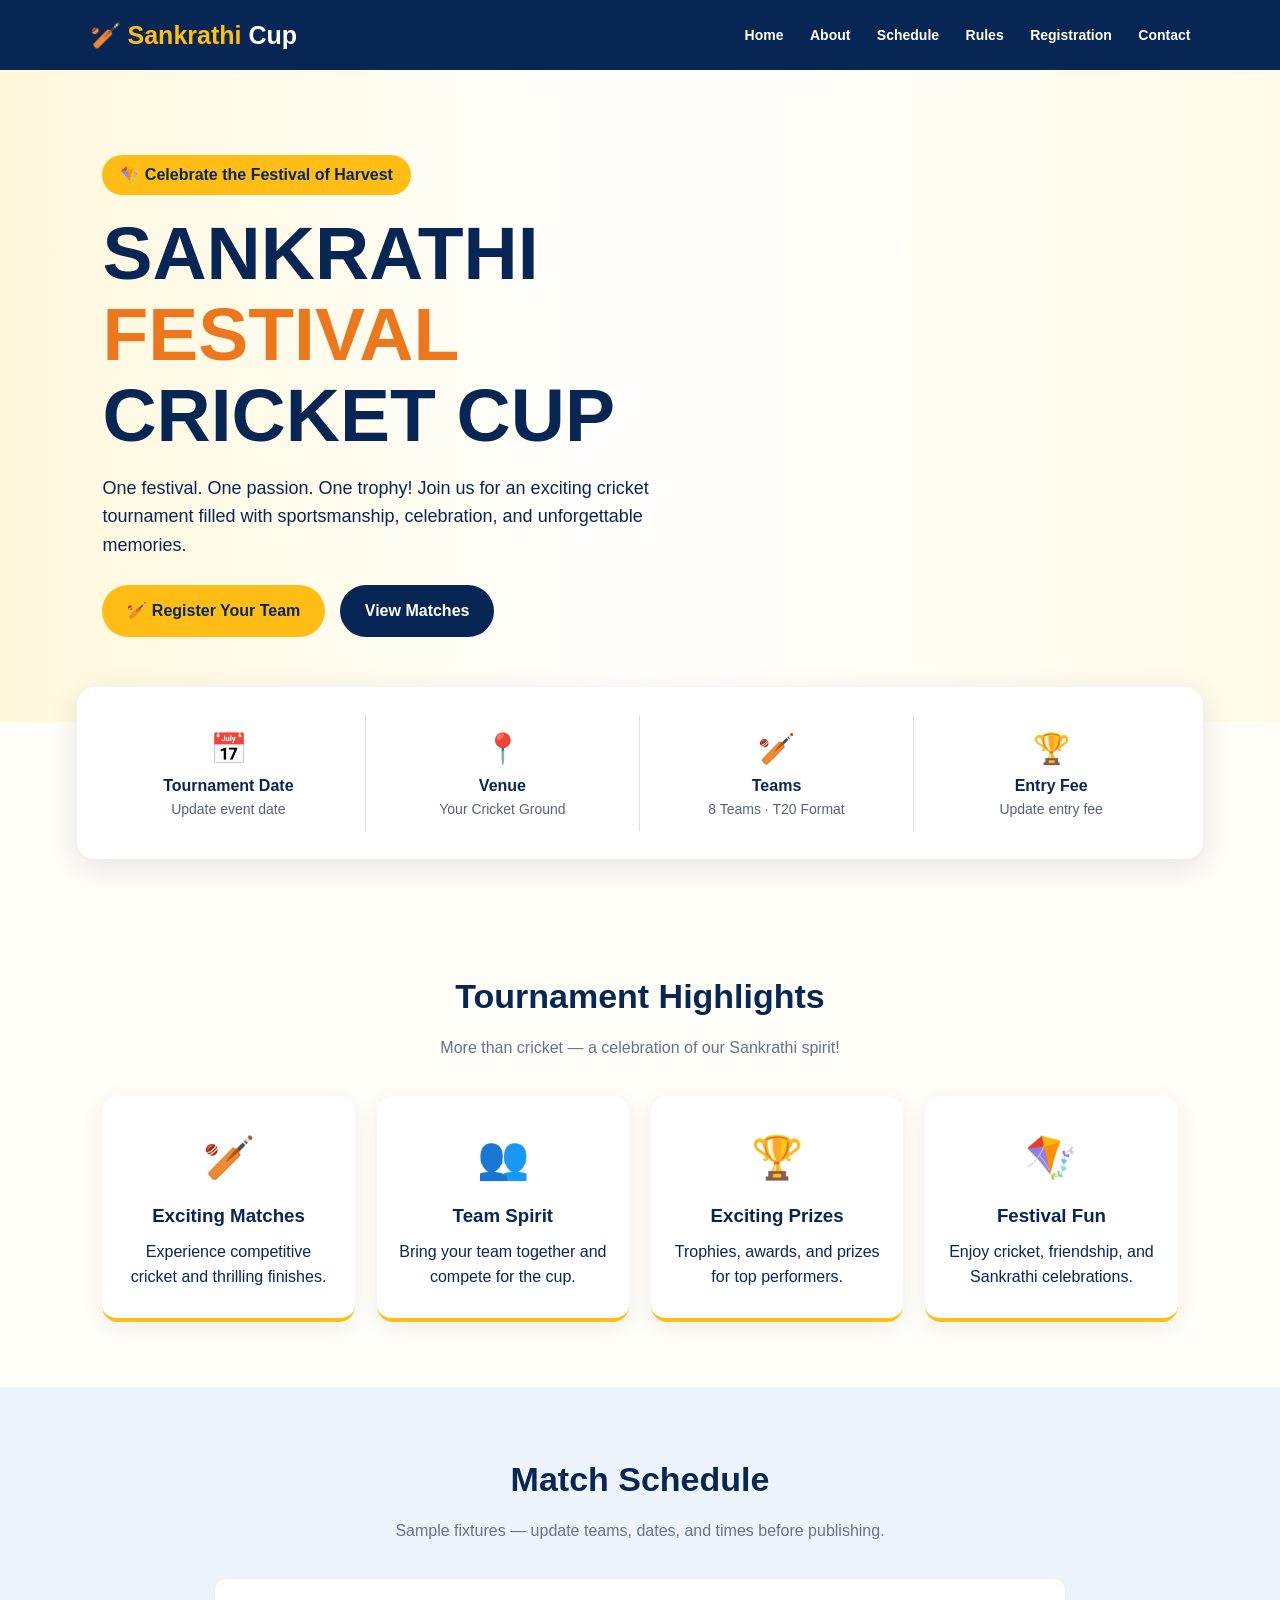
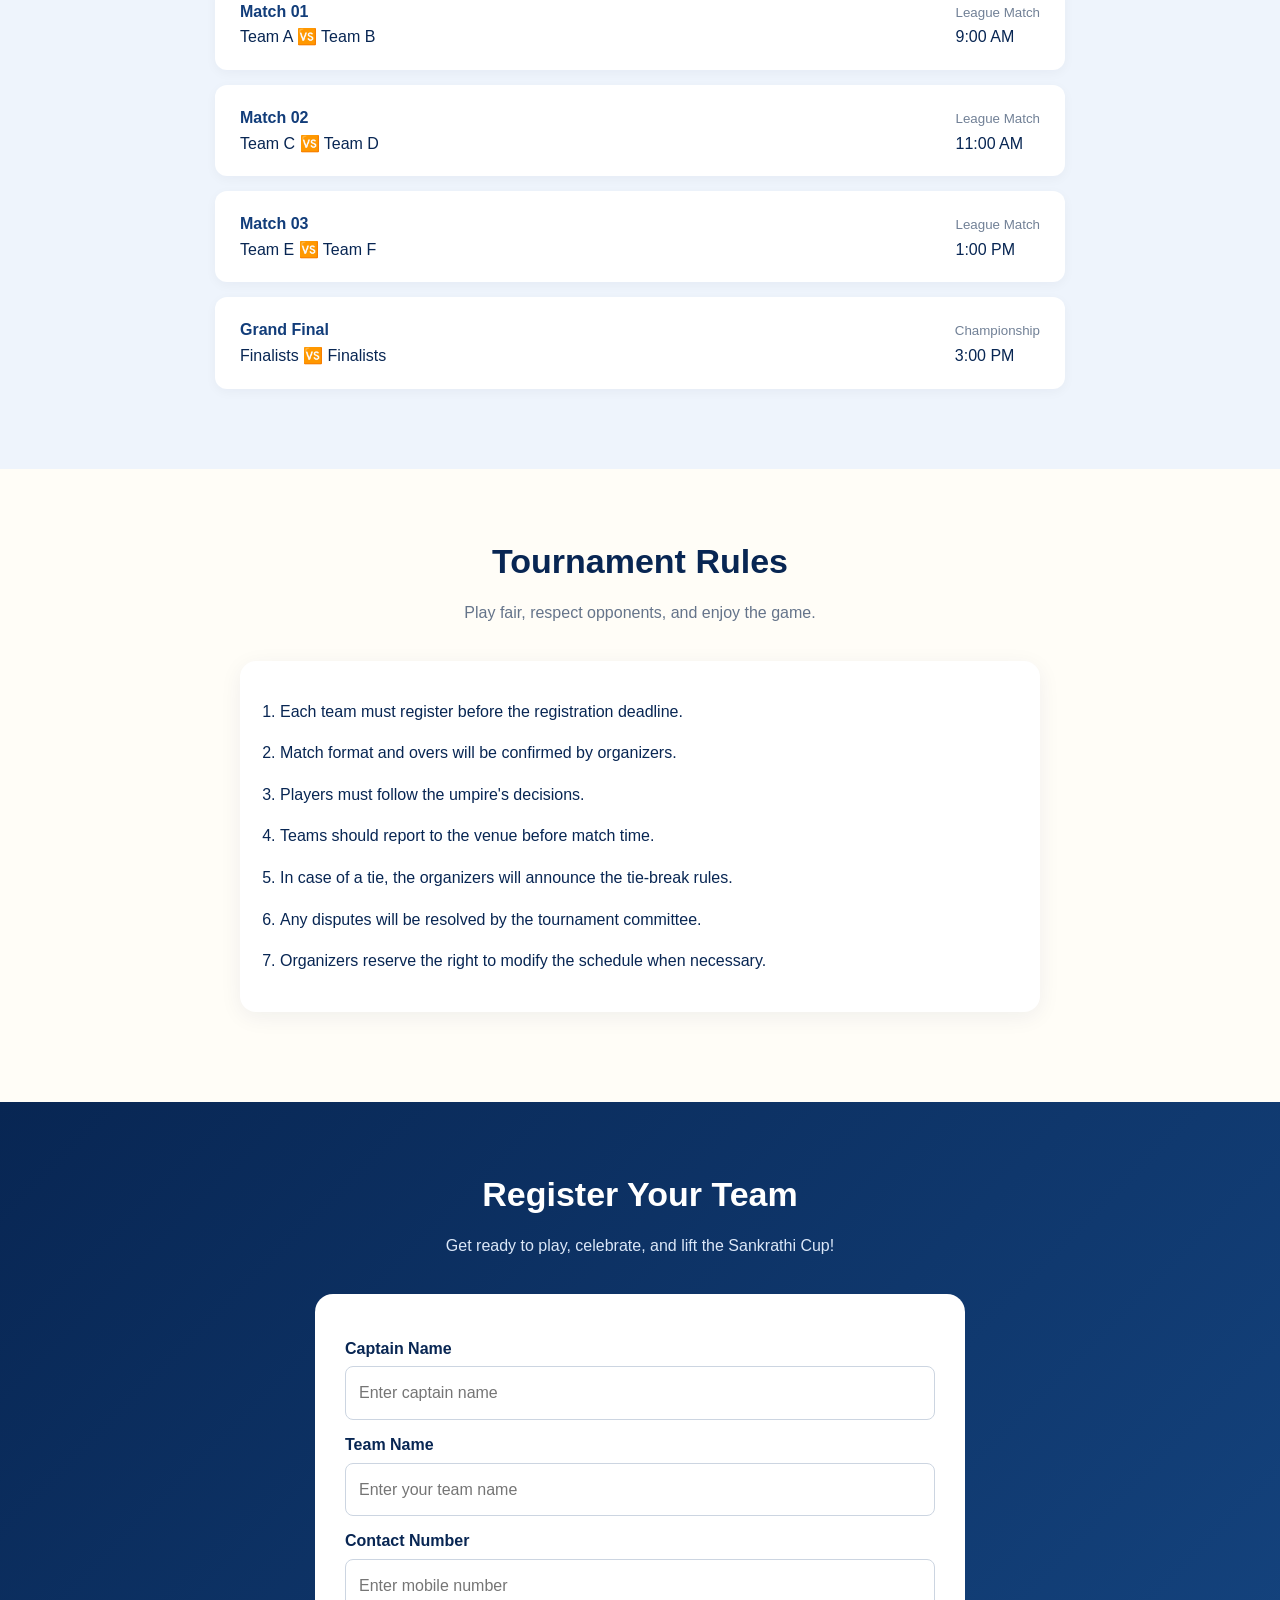
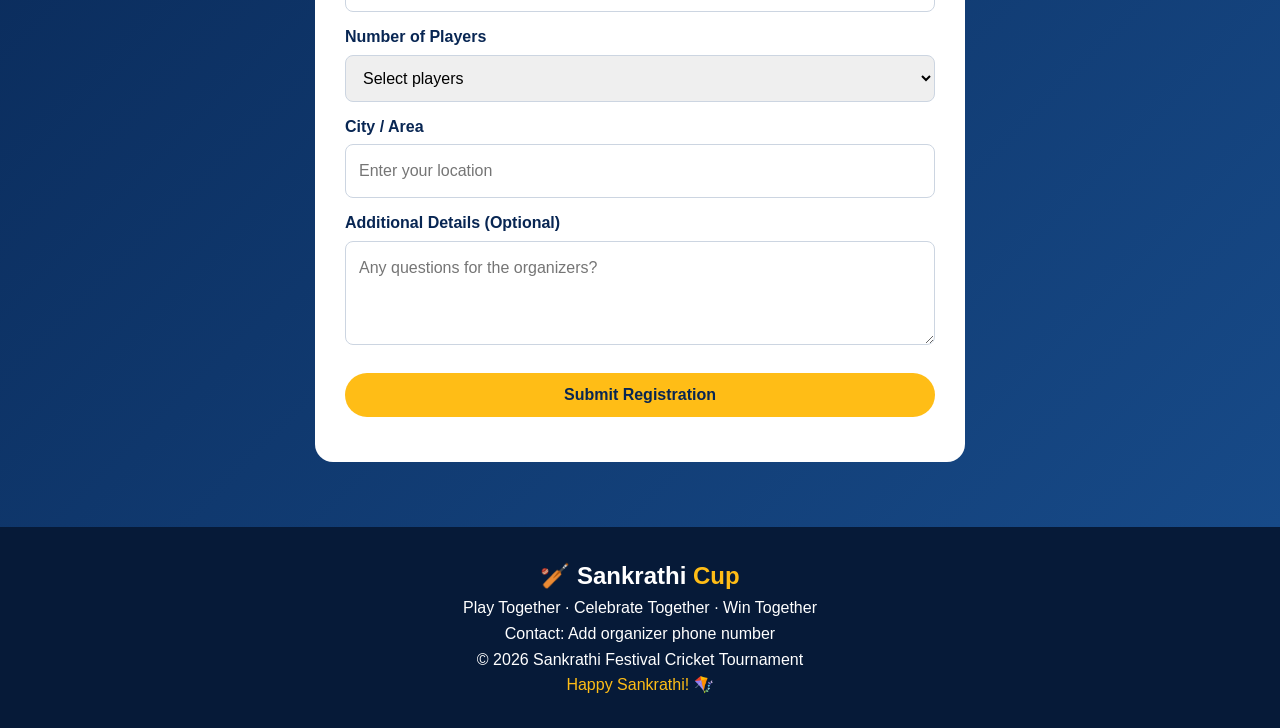
<file: cricket.html>
<!DOCTYPE html>
<html lang="en">
<head>
<meta charset="UTF-8">
<meta name="viewport" content="width=device-width, initial-scale=1.0">

<title>Sankrathi Cup | Cricket Tournament</title>

<style>
* {
    margin: 0;
    padding: 0;
    box-sizing: border-box;
    scroll-behavior: smooth;
}

:root {
    --navy: #082653;
    --blue: #123d7a;
    --gold: #ffbd16;
    --orange: #f47721;
    --white: #ffffff;
}

body {
    font-family: Arial, Helvetica, sans-serif;
    color: var(--navy);
    background: #fffdf7;
    line-height: 1.6;
}

header {
    background: var(--navy);
    color: white;
    padding: 15px 7%;
    display: flex;
    justify-content: space-between;
    align-items: center;
    position: sticky;
    top: 0;
    z-index: 100;
}

.logo {
    font-size: 25px;
    font-weight: bold;
    color: var(--gold);
}

.logo span {
    color: white;
}

nav a {
    color: white;
    text-decoration: none;
    margin-left: 22px;
    font-weight: bold;
    font-size: 14px;
}

nav a:hover {
    color: var(--gold);
}

.hero {
    min-height: 550px;
    padding: 85px 8%;
    display: flex;
    align-items: center;
    background:
      linear-gradient(90deg,
      rgba(255,248,220,.96),
      rgba(255,255,255,.77),
      rgba(255,246,210,.4)),
      url("https://images.unsplash.com/photo-1531415074968-036ba1b575da?auto=format&fit=crop&w=1800&q=85")
      center/cover;
}

.hero-content {
    max-width: 700px;
}

.tag {
    display: inline-block;
    background: var(--gold);
    padding: 7px 18px;
    border-radius: 30px;
    font-weight: bold;
    margin-bottom: 18px;
}

.hero h1 {
    font-size: clamp(42px, 7vw, 75px);
    line-height: 1.08;
    margin-bottom: 18px;
    color: var(--navy);
}

.hero h1 span {
    color: #ed771d;
}

.hero p {
    font-size: 18px;
    margin-bottom: 25px;
    max-width: 550px;
}

.btn {
    display: inline-block;
    background: var(--gold);
    color: var(--navy);
    padding: 13px 25px;
    border-radius: 30px;
    text-decoration: none;
    font-weight: bold;
    border: none;
    cursor: pointer;
    transition: .25s;
}

.btn:hover {
    background: var(--orange);
    color: white;
    transform: translateY(-2px);
}

.btn-outline {
    background: var(--navy);
    color: white;
    margin-left: 10px;
}

.details {
    margin: -35px auto 45px;
    width: 88%;
    position: relative;
    display: grid;
    grid-template-columns: repeat(4, 1fr);
    background: white;
    box-shadow: 0 8px 30px #001b3a1c;
    border-radius: 18px;
    padding: 28px 15px;
}

.detail {
    text-align: center;
    padding: 10px;
    border-right: 1px solid #ddd;
}

.detail:last-child {
    border-right: none;
}

.detail .emoji {
    font-size: 30px;
}

.detail h3 {
    font-size: 16px;
}

.detail p {
    font-size: 14px;
    color: #53647b;
}

section {
    padding: 65px 8%;
    scroll-margin-top: 75px;
}

.section-title {
    text-align: center;
    font-size: 34px;
    margin-bottom: 12px;
}

.section-subtitle {
    text-align: center;
    color: #65748a;
    margin-bottom: 35px;
}

.highlights {
    display: grid;
    grid-template-columns: repeat(4, 1fr);
    gap: 22px;
    margin-top: 35px;
}

.card {
    background: white;
    border-radius: 16px;
    padding: 28px 20px;
    box-shadow: 0 5px 22px #08265310;
    text-align: center;
    border-bottom: 4px solid var(--gold);
    transition: .25s;
}

.card:hover {
    transform: translateY(-6px);
    box-shadow: 0 12px 30px #08265320;
}

.card .emoji {
    font-size: 42px;
    margin-bottom: 10px;
}

.card h3 {
    margin-bottom: 8px;
}

.schedule {
    background: #eef4fc;
}

.match-list {
    max-width: 850px;
    margin: auto;
}

.match {
    background: white;
    padding: 20px 25px;
    margin-bottom: 15px;
    border-radius: 12px;
    display: flex;
    justify-content: space-between;
    align-items: center;
    gap: 15px;
    box-shadow: 0 3px 12px #001b3a0a;
}

.match strong {
    color: var(--blue);
}

.match small {
    color: #718096;
}

.rules-list {
    max-width: 800px;
    margin: 25px auto;
    background: white;
    padding: 30px 40px;
    border-radius: 16px;
    box-shadow: 0 5px 22px #08265310;
}

.rules-list li {
    padding: 8px 0;
}

.registration {
    background: linear-gradient(135deg, #082653, #174a88);
    color: white;
}

.registration .section-subtitle {
    color: #dbe7f8;
}

.form-box {
    max-width: 650px;
    margin: auto;
    background: white;
    color: var(--navy);
    border-radius: 18px;
    padding: 30px;
}

.form-box label {
    display: block;
    margin: 12px 0 5px;
    font-weight: bold;
}

.form-box input,
.form-box select,
.form-box textarea {
    width: 100%;
    padding: 13px;
    border: 1px solid #ccd5e1;
    border-radius: 8px;
    font: inherit;
}

.form-box input:focus,
.form-box select:focus,
.form-box textarea:focus {
    outline: 2px solid var(--gold);
    border-color: transparent;
}

.form-box .btn {
    width: 100%;
    margin-top: 20px;
    font-size: 16px;
}

footer {
    text-align: center;
    padding: 30px 15px;
    background: #061a38;
    color: white;
}

footer span {
    color: var(--gold);
}

@media (max-width: 850px) {
    header {
        flex-direction: column;
        gap: 12px;
    }

    nav {
        display: flex;
        flex-wrap: wrap;
        justify-content: center;
        gap: 12px;
    }

    nav a {
        margin: 0;
    }

    .details {
        grid-template-columns: repeat(2, 1fr);
    }

    .detail:nth-child(2) {
        border-right: none;
    }

    .detail:nth-child(-n+2) {
        border-bottom: 1px solid #ddd;
    }

    .highlights {
        grid-template-columns: repeat(2, 1fr);
    }
}

@media (max-width: 520px) {
    .hero {
        min-height: 460px;
        padding: 60px 7%;
    }

    .hero p {
        font-size: 16px;
    }

    .btn-outline {
        margin: 10px 0 0;
    }

    .details {
        width: 92%;
    }

    .detail {
        padding: 12px 5px;
    }

    .highlights {
        grid-template-columns: 1fr;
    }

    .section-title {
        font-size: 27px;
    }

    section {
        padding: 45px 6%;
    }

    .match {
        align-items: flex-start;
        flex-direction: column;
    }

    .rules-list,
    .form-box {
        padding: 22px;
    }
}
</style>
</head>

<body>

<header>
    <div class="logo">🏏 Sankrathi <span>Cup</span></div>

    <nav>
        <a href="#home">Home</a>
        <a href="#about">About</a>
        <a href="#schedule">Schedule</a>
        <a href="#rules">Rules</a>
        <a href="#register">Registration</a>
        <a href="#contact">Contact</a>
    </nav>
</header>

<main>
<section class="hero" id="home">
    <div class="hero-content">
        <div class="tag">🪁 Celebrate the Festival of Harvest</div>

        <h1>SANKRATHI <span>FESTIVAL</span><br>CRICKET CUP</h1>

        <p>
            One festival. One passion. One trophy!
            Join us for an exciting cricket tournament filled
            with sportsmanship, celebration, and unforgettable memories.
        </p>

        <a href="#register" class="btn">🏏 Register Your Team</a>
        <a href="#schedule" class="btn btn-outline">View Matches</a>
    </div>
</section>

<div class="details">
    <div class="detail">
        <div class="emoji">📅</div>
        <h3>Tournament Date</h3>
        <p>Update event date</p>
    </div>

    <div class="detail">
        <div class="emoji">📍</div>
        <h3>Venue</h3>
        <p>Your Cricket Ground</p>
    </div>

    <div class="detail">
        <div class="emoji">🏏</div>
        <h3>Teams</h3>
        <p>8 Teams · T20 Format</p>
    </div>

    <div class="detail">
        <div class="emoji">🏆</div>
        <h3>Entry Fee</h3>
        <p>Update entry fee</p>
    </div>
</div>

<section id="about">
    <h2 class="section-title">Tournament Highlights</h2>
    <p class="section-subtitle">
        More than cricket — a celebration of our Sankrathi spirit!
    </p>

    <div class="highlights">
        <div class="card">
            <div class="emoji">🏏</div>
            <h3>Exciting Matches</h3>
            <p>Experience competitive cricket and thrilling finishes.</p>
        </div>

        <div class="card">
            <div class="emoji">👥</div>
            <h3>Team Spirit</h3>
            <p>Bring your team together and compete for the cup.</p>
        </div>

        <div class="card">
            <div class="emoji">🏆</div>
            <h3>Exciting Prizes</h3>
            <p>Trophies, awards, and prizes for top performers.</p>
        </div>

        <div class="card">
            <div class="emoji">🪁</div>
            <h3>Festival Fun</h3>
            <p>Enjoy cricket, friendship, and Sankrathi celebrations.</p>
        </div>
    </div>
</section>

<section class="schedule" id="schedule">
    <h2 class="section-title">Match Schedule</h2>
    <p class="section-subtitle">
        Sample fixtures — update teams, dates, and times before publishing.
    </p>

    <div class="match-list">
        <div class="match">
            <div>
                <strong>Match 01</strong><br>
                Team A 🆚 Team B
            </div>
            <div>
                <small>League Match</small><br>
                9:00 AM
            </div>
        </div>

        <div class="match">
            <div>
                <strong>Match 02</strong><br>
                Team C 🆚 Team D
            </div>
            <div>
                <small>League Match</small><br>
                11:00 AM
            </div>
        </div>

        <div class="match">
            <div>
                <strong>Match 03</strong><br>
                Team E 🆚 Team F
            </div>
            <div>
                <small>League Match</small><br>
                1:00 PM
            </div>
        </div>

        <div class="match">
            <div>
                <strong>Grand Final</strong><br>
                Finalists 🆚 Finalists
            </div>
            <div>
                <small>Championship</small><br>
                3:00 PM
            </div>
        </div>
    </div>
</section>

<section id="rules">
    <h2 class="section-title">Tournament Rules</h2>
    <p class="section-subtitle">
        Play fair, respect opponents, and enjoy the game.
    </p>

    <div class="rules-list">
        <ol>
            <li>Each team must register before the registration deadline.</li>
            <li>Match format and overs will be confirmed by organizers.</li>
            <li>Players must follow the umpire's decisions.</li>
            <li>Teams should report to the venue before match time.</li>
            <li>In case of a tie, the organizers will announce the tie-break rules.</li>
            <li>Any disputes will be resolved by the tournament committee.</li>
            <li>Organizers reserve the right to modify the schedule when necessary.</li>
        </ol>
    </div>
</section>

<section class="registration" id="register">
    <h2 class="section-title">Register Your Team</h2>
    <p class="section-subtitle">
        Get ready to play, celebrate, and lift the Sankrathi Cup!
    </p>

    <form class="form-box" id="registrationForm">
        <label for="captain">Captain Name</label>
        <input type="text" id="captain" name="captain"
               placeholder="Enter captain name" required>

        <label for="team">Team Name</label>
        <input type="text" id="team" name="team"
               placeholder="Enter your team name" required>

        <label for="phone">Contact Number</label>
        <input type="tel" id="phone" name="phone"
               placeholder="Enter mobile number"
               pattern="[0-9]{10}" maxlength="10" required>

        <label for="players">Number of Players</label>
        <select id="players" name="players" required>
            <option value="">Select players</option>
            <option value="11">11 Players</option>
            <option value="12">12 Players</option>
            <option value="15">15 Players</option>
        </select>

        <label for="city">City / Area</label>
        <input type="text" id="city" name="city"
               placeholder="Enter your location" required>

        <label for="message">Additional Details (Optional)</label>
        <textarea id="message" name="message" rows="3"
                  placeholder="Any questions for the organizers?"></textarea>

        <button type="submit" class="btn">Submit Registration</button>

        <p id="formMessage" role="status" style="margin-top:15px"></p>
    </form>
</section>
</main>

<footer id="contact">
    <h2>🏏 Sankrathi <span>Cup</span></h2>
    <p>Play Together · Celebrate Together · Win Together</p>
    <p>Contact: Add organizer phone number</p>
    <p>© 2026 Sankrathi Festival Cricket Tournament</p>
    <p><span>Happy Sankrathi! 🪁</span></p>
</footer>

<script>
document.getElementById("registrationForm").addEventListener("submit",
    function(event) {
        event.preventDefault();

        document.getElementById("formMessage").textContent =
            "Your form is ready, but online registration is not connected yet. " +
            "Please contact the tournament organizer to confirm your entry.";
    }
);
</script>

</body>
</html>
</file>
